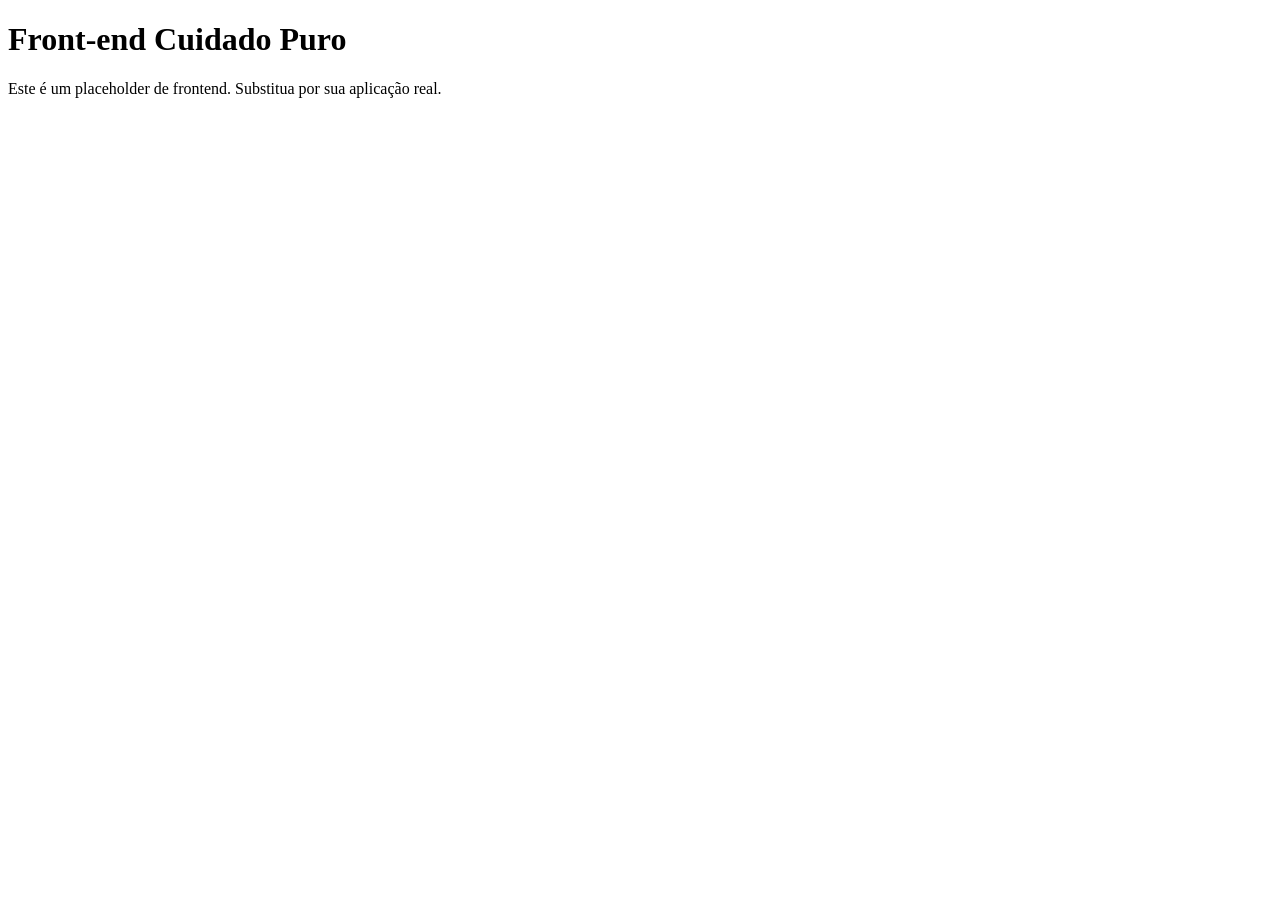
<file: frontend/index.html>
<!DOCTYPE html>
<html lang="pt-BR">
<head>
  <meta charset="UTF-8">
  <meta name="viewport" content="width=device-width, initial-scale=1.0">
  <title>Cuidado Puro</title>
</head>
<body>
  <h1>Front-end Cuidado Puro</h1>
  <p>Este é um placeholder de frontend. Substitua por sua aplicação real.</p>
</body>
</html>
</file>
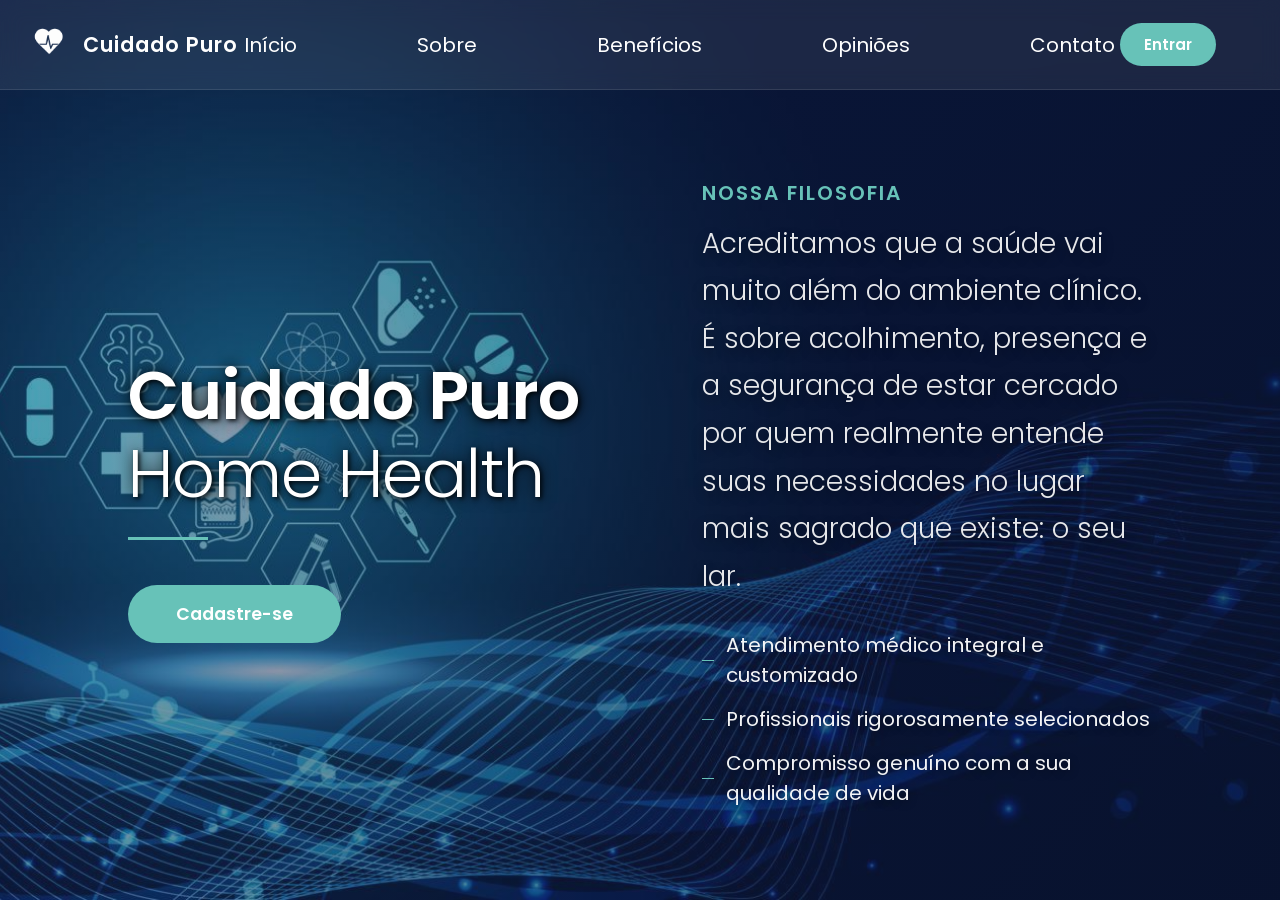
<file: static/index.html>
<!DOCTYPE html>
<html lang="pt-br">

<head>
    <meta charset="UTF-8">
    <meta name="viewport" content="width=device-width, initial-scale=1.0">

    <title>Cuidado Puro Home Health</title>

    <link href="https://fonts.googleapis.com/css2?family=Poppins:wght@300;400;600&display=swap" rel="stylesheet">

    <link rel="stylesheet" href="css/style.css?v=2.0">
</head>

<body>

    <header class="navbar">

        <div class="logo">
            <a href="index.html"><img src="telas/img/logo_(2).png" alt="Logo"></a>
                <a href="index.html" class="logo-text">Cuidado Puro</span></a>
        </div>
        
        <nav>
            <ul class="nav-links">
                <li><a href="index.html">Início</a></li>
                <li><a href="telas/sobre.html">Sobre</a></li>
                <li><a href="telas/beneficios.html">Benefícios</a></li>
                <li><a href="telas/opinioes.html">Opiniões</a></li>
                <li><a href="#">Contato</a></li>                
            </ul>   
        </nav>
        <div class="nav-actions">
            <a href="telas/telaLogin.html" class="btn-login" class="button">Entrar</a>
        </div>

    </header>

    <main class="hero-section">

        <div class="hero-content">
            <h1><span class="highlight-text">Cuidado Puro</span> <br> Home Health</h1>
            <hr class="divider">
            <a href="telas/telaescolha.html" class="btn-cadastrar" class="button">Cadastre-se</a>
        </div>

        <div class="hero-philosophy">
            <p class="philosophy-tag">Nossa Filosofia</p>
            <p class="philosophy-text">
                Acreditamos que a saúde vai muito além do ambiente clínico. É sobre acolhimento, presença e a segurança de estar cercado por quem realmente entende suas necessidades no lugar mais sagrado que existe: o seu lar.
            </p>
            <ul class="philosophy-list">
                <li>Atendimento médico integral e customizado</li>
                <li>Profissionais rigorosamente selecionados</li>
                <li>Compromisso genuíno com a sua qualidade de vida</li>
            </ul>
        </div>

    </main>

</body>

</html>
</file>
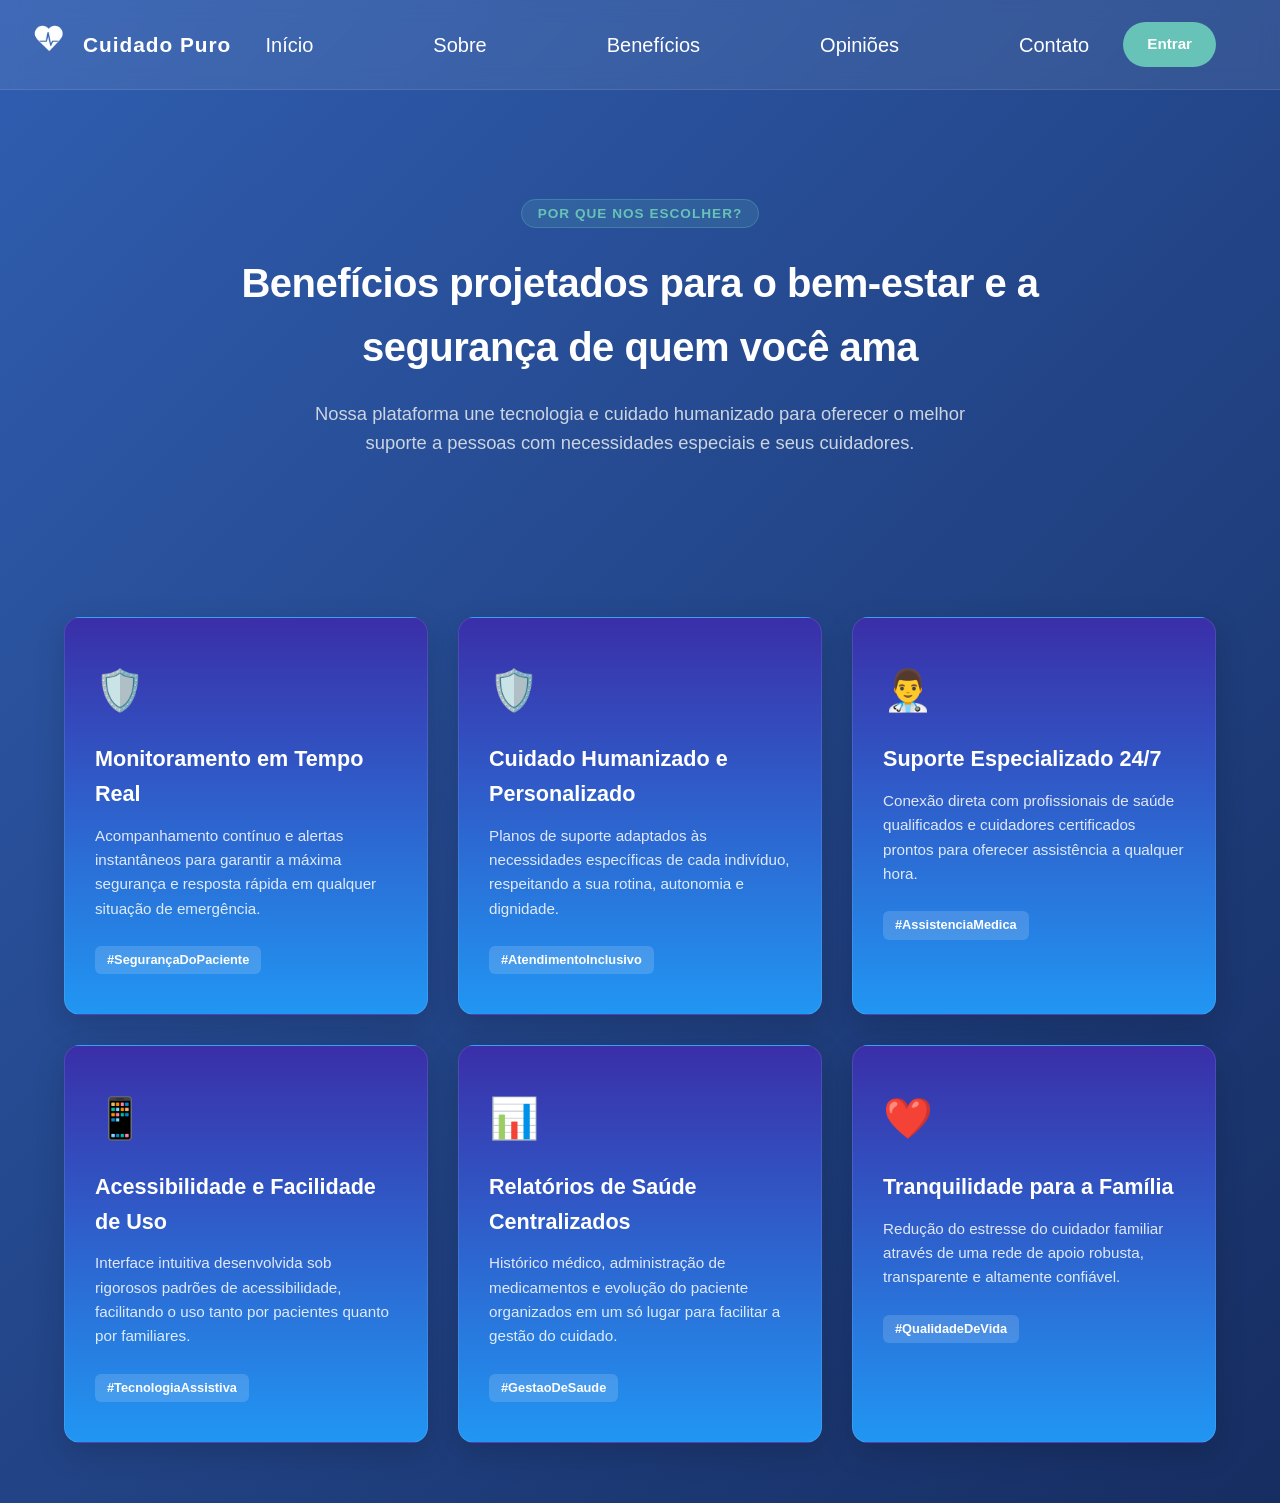
<file: frontend/telas/beneficios.html>
<!DOCTYPE html>
<html lang="pt-BR">
<head>
    <meta charset="UTF-8">
    <meta name="viewport" content="width=device-width, initial-scale=1.0">
    <title>Benefícios - Plataforma de Cuidado e Suporte à Saúde</title>
    <link rel="stylesheet" href="../css/beneficios.css">
    <link rel="stylesheet" href="../css/style.css">
    <link href="https://fonts.googleapis.com/css2?family=Inter:wght@300;400;600;700&display=swap" rel="stylesheet">
</head>
<body>

    <header class="navbar">

        <div class="logo">
            <a href="../index.html"><img src="./img/logo_(2).png" alt="Logo"></a>
              <a href="../index.html" class="logo-text">Cuidado Puro</span></a>
        </div>
    
    
        <nav>
            <ul class="nav-links">
                <li><a href="/index.html">Início</a></li>
                <li><a href="/telas/sobre.html">Sobre</a></li>
                <li><a href="/telas/beneficios.html">Benefícios</a></li>
                <li><a href="/telas/opinioes.html">Opiniões</a></li>
                <li><a href="#">Contato</a></li>
            </ul>
        </nav>
    
        <a href="telaLogin.html" class="btn-login" class="button">Entrar</a>
    
    </header>

    <header class="hero-section">
        <div class="container">
            <span class="tag">Por que nos escolher?</span>
            <h1>Benefícios projetados para o bem-estar e a segurança de quem você ama</h1>
            <p class="subtitle">Nossa plataforma une tecnologia e cuidado humanizado para oferecer o melhor suporte a pessoas com necessidades especiais e seus cuidadores.</p>
        </div>
    </header>

    
    <main class="benefits-section">
        <section class="cards-grid">
        <div class="container grid-benefits">
            
            <div class="benefit-card">
                <div class="icon-wrapper">🛡️</div>
                <h3>Monitoramento em Tempo Real</h3>
                <p>Acompanhamento contínuo e alertas instantâneos para garantir a máxima segurança e resposta rápida em qualquer situação de emergência.</p>
                <span class="keyword">#SegurançaDoPaciente</span>
            </div>

            <article class="card">
            <div class="benefit-card">
                <div class="icon-wrapper">🛡️</div>
                <h3>Cuidado Humanizado e Personalizado</h3>
                <p>Planos de suporte adaptados às necessidades específicas de cada indivíduo, respeitando a sua rotina, autonomia e dignidade.</p>
                <span class="keyword">#AtendimentoInclusivo</span>
            </div>
            </article>

            <div class="benefit-card">
                <div class="icon-wrapper">👨‍⚕️</div>
                <h3>Suporte Especializado 24/7</h3>
                <p>Conexão direta com profissionais de saúde qualificados e cuidadores certificados prontos para oferecer assistência a qualquer hora.</p>
                <span class="keyword">#AssistenciaMedica</span>
            </div>

            <div class="benefit-card">
                <div class="icon-wrapper">📱</div>
                <h3>Acessibilidade e Facilidade de Uso</h3>
                <p>Interface intuitiva desenvolvida sob rigorosos padrões de acessibilidade, facilitando o uso tanto por pacientes quanto por familiares.</p>
                <span class="keyword">#TecnologiaAssistiva</span>
            </div>

            <div class="benefit-card">
                <div class="icon-wrapper">📊</div>
                <h3>Relatórios de Saúde Centralizados</h3>
                <p>Histórico médico, administração de medicamentos e evolução do paciente organizados em um só lugar para facilitar a gestão do cuidado.</p>
                <span class="keyword">#GestaoDeSaude</span>
            </div>

            <div class="benefit-card">
                <div class="icon-wrapper">❤️</div>
                <h3>Tranquilidade para a Família</h3>
                <p>Redução do estresse do cuidador familiar através de uma rede de apoio robusta, transparente e altamente confiável.</p>
                <span class="keyword">#QualidadeDeVida</span>
            </div>

        </div>
    </section>
</main>

</body>
</html>
</file>
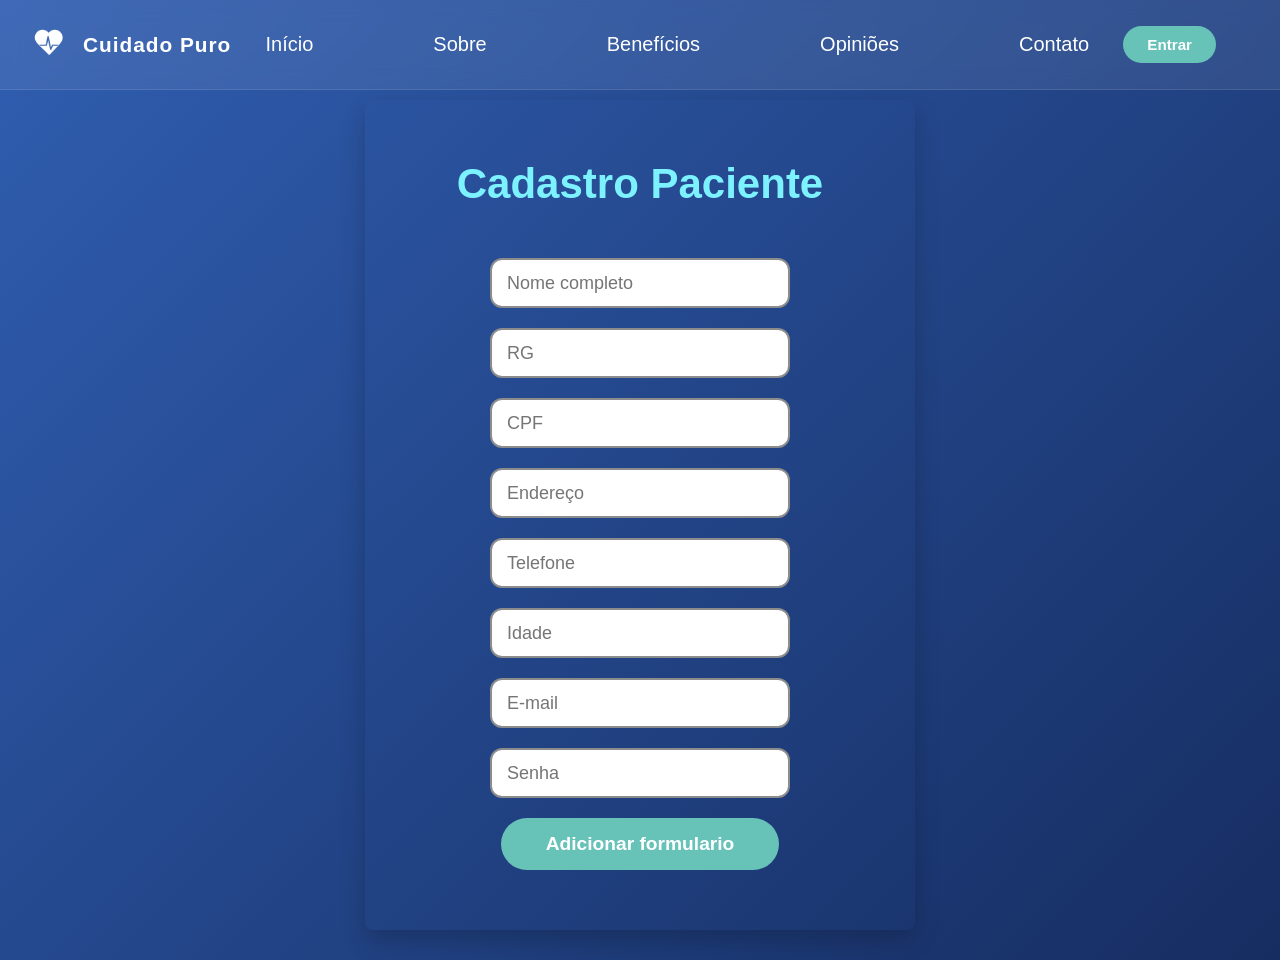
<file: frontend/telas/cadastroPacientes.html>
<!DOCTYPE html>
<html lang="pt-BR">
<head>
  <meta charset="UTF-8">
  <meta name="viewport" content="width=device-width, initial-scale=1.0">
  <title>Cadastro Paciente</title>

  <link rel="stylesheet" href="../css/cadastroPaciente.css">
  <link rel="stylesheet" href="../css/style.css">
</head>

<body>
  <header class="navbar">

    <div class="logo">
        <a href="../index.html"><img src="./img/logo_(2).png" alt="Logo"></a>
          <a href="../index.html" class="logo-text">Cuidado Puro</span></a>
    </div>


    <nav>
        <ul class="nav-links">
          <li><a href="/index.html">Início</a></li>
          <li><a href="/telas/sobre.html">Sobre</a></li>
          <li><a href="/telas/beneficios.html">Benefícios</a></li>
          <li><a href="/telas/opinioes.html">Opiniões</a></li>
          <li><a href="#">Contato</a></li>
        </ul>
    </nav>

    <a href="telaLogin.html" class="btn-login" class="button">Entrar</a>

</header>

  <div class="container">

    <div class="box">
      <h1>Cadastro Paciente</h1>

      <form class="form" id="formPaciente">
        <input type="text" id="paciente_nome" placeholder="Nome completo" required>
        <input type="text" id="paciente_rg" placeholder="RG" required>
        <input type="text" id="paciente_cpf" placeholder="CPF" required>
        <input type="text" id="paciente_endereco" placeholder="Endereço" required>
        <input type="text" id="paciente_telefone" placeholder="Telefone" required>
        <input type="number" id="paciente_idade" placeholder="Idade" required>
        <input type="email" id="paciente_email" placeholder="E-mail" required>
        <input type="password" id="paciente_senha" placeholder="Senha" required>  

        <a formularioPaciente.html class="btn-cadastrar button" href="formularioPaciente.html">Adicionar formulario</a>

      </form>


<script src="../js/cadastro.js" defer></script>
    </div>

  </div>

</body>
</html>
</file>
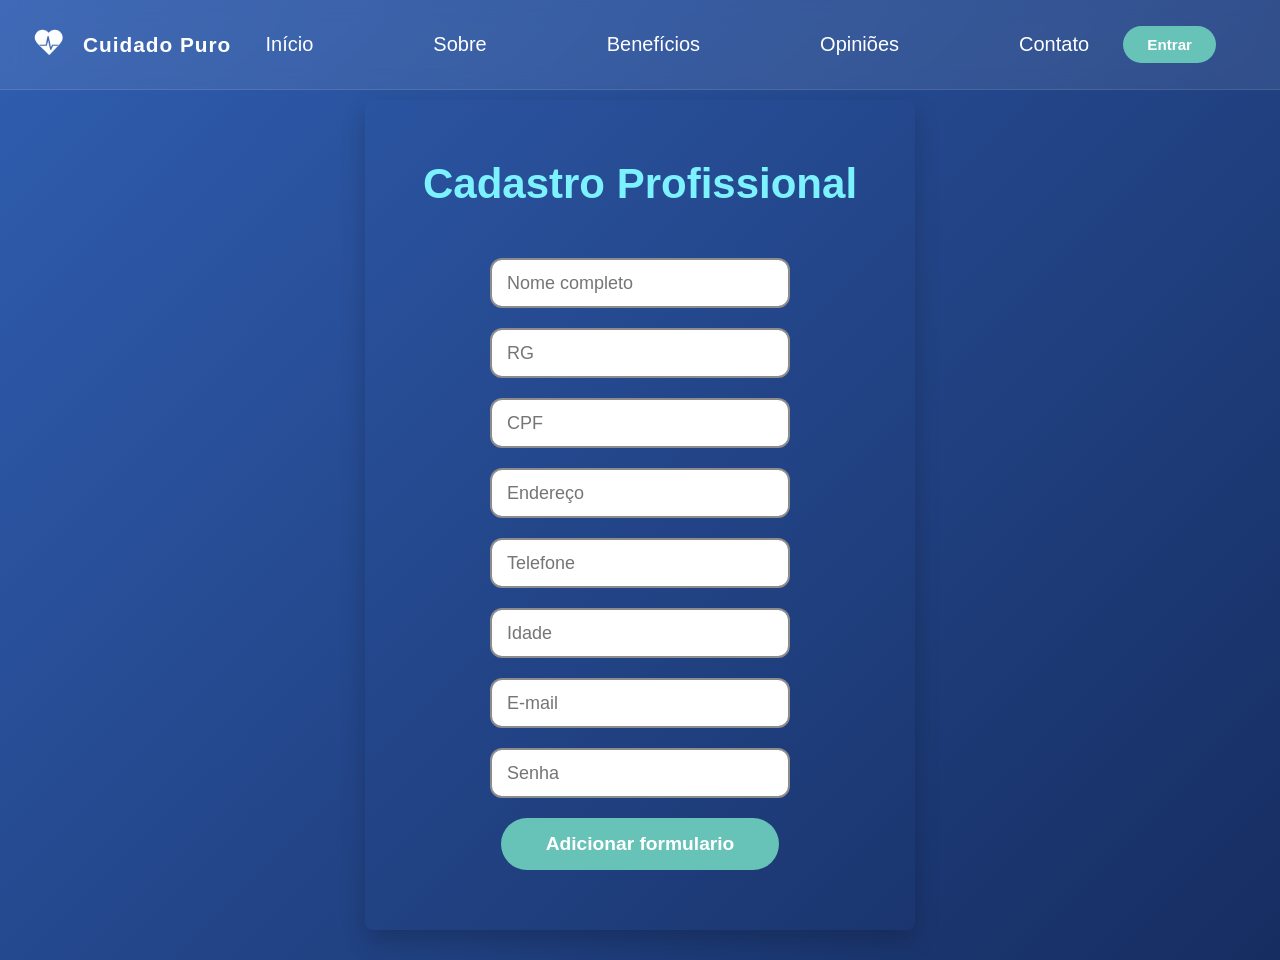
<file: frontend/telas/cadastroProfissional.html>
<!DOCTYPE html>

<html lang="pt-BR">

<head>

<meta charset="UTF-8">

<meta name="viewport" content="width=device-width, initial-scale=1.0">

<title>Cadastro Profissional</title>



<link rel="stylesheet" href="../css/cadastroProfissional.css">

<link rel="stylesheet" href="../css/style.css">

</head>



<body>

<header class="navbar">



<div class="logo">

<a href="../index.html"><img src="./img/logo_(2).png" alt="Logo"></a>

<a href="../index.html" class="logo-text">Cuidado Puro</span></a>

</div>



<nav>

<ul class="nav-links">

<li><a href="/index.html">Início</a></li>

<li><a href="/telas/sobre.html">Sobre</a></li>

<li><a href="/telas/beneficios.html">Benefícios</a></li>

<li><a href="/telas/opinioes.html">Opiniões</a></li>

<li><a href="#">Contato</a></li>

</ul>

</nav>



<a href="telaLogin.html" class="btn-login" class="button">Entrar</a>



</header>



<div class="container">



<div class="box">

<h1>Cadastro Profissional</h1>



<form class="form" id="formProfissional">

<input type="text" id="prof_nome" placeholder="Nome completo" required>

<input type="text" id="prof_rg" placeholder="RG" required>

<input type="text" id="prof_cpf" placeholder="CPF" required>

<input type="text" id="prof_endereco" placeholder="Endereço" required>

<input type="text" id="prof_telefone" placeholder="Telefone" required>

<input type="number" id="prof_idade" placeholder="Idade" required>

<input type="email" id="prof_email" placeholder="E-mail" required>

<input type="password" id="prof_senha" placeholder="Senha" required>



<a formularioPaciente.html class="btn-cadastrar button" href="formularioProfissional.html">Adicionar formulario</a>



</form>

<script src="../js/cadastro.js" defer></script>

</div>

</div>

</div>

</body>

</html>
</file>
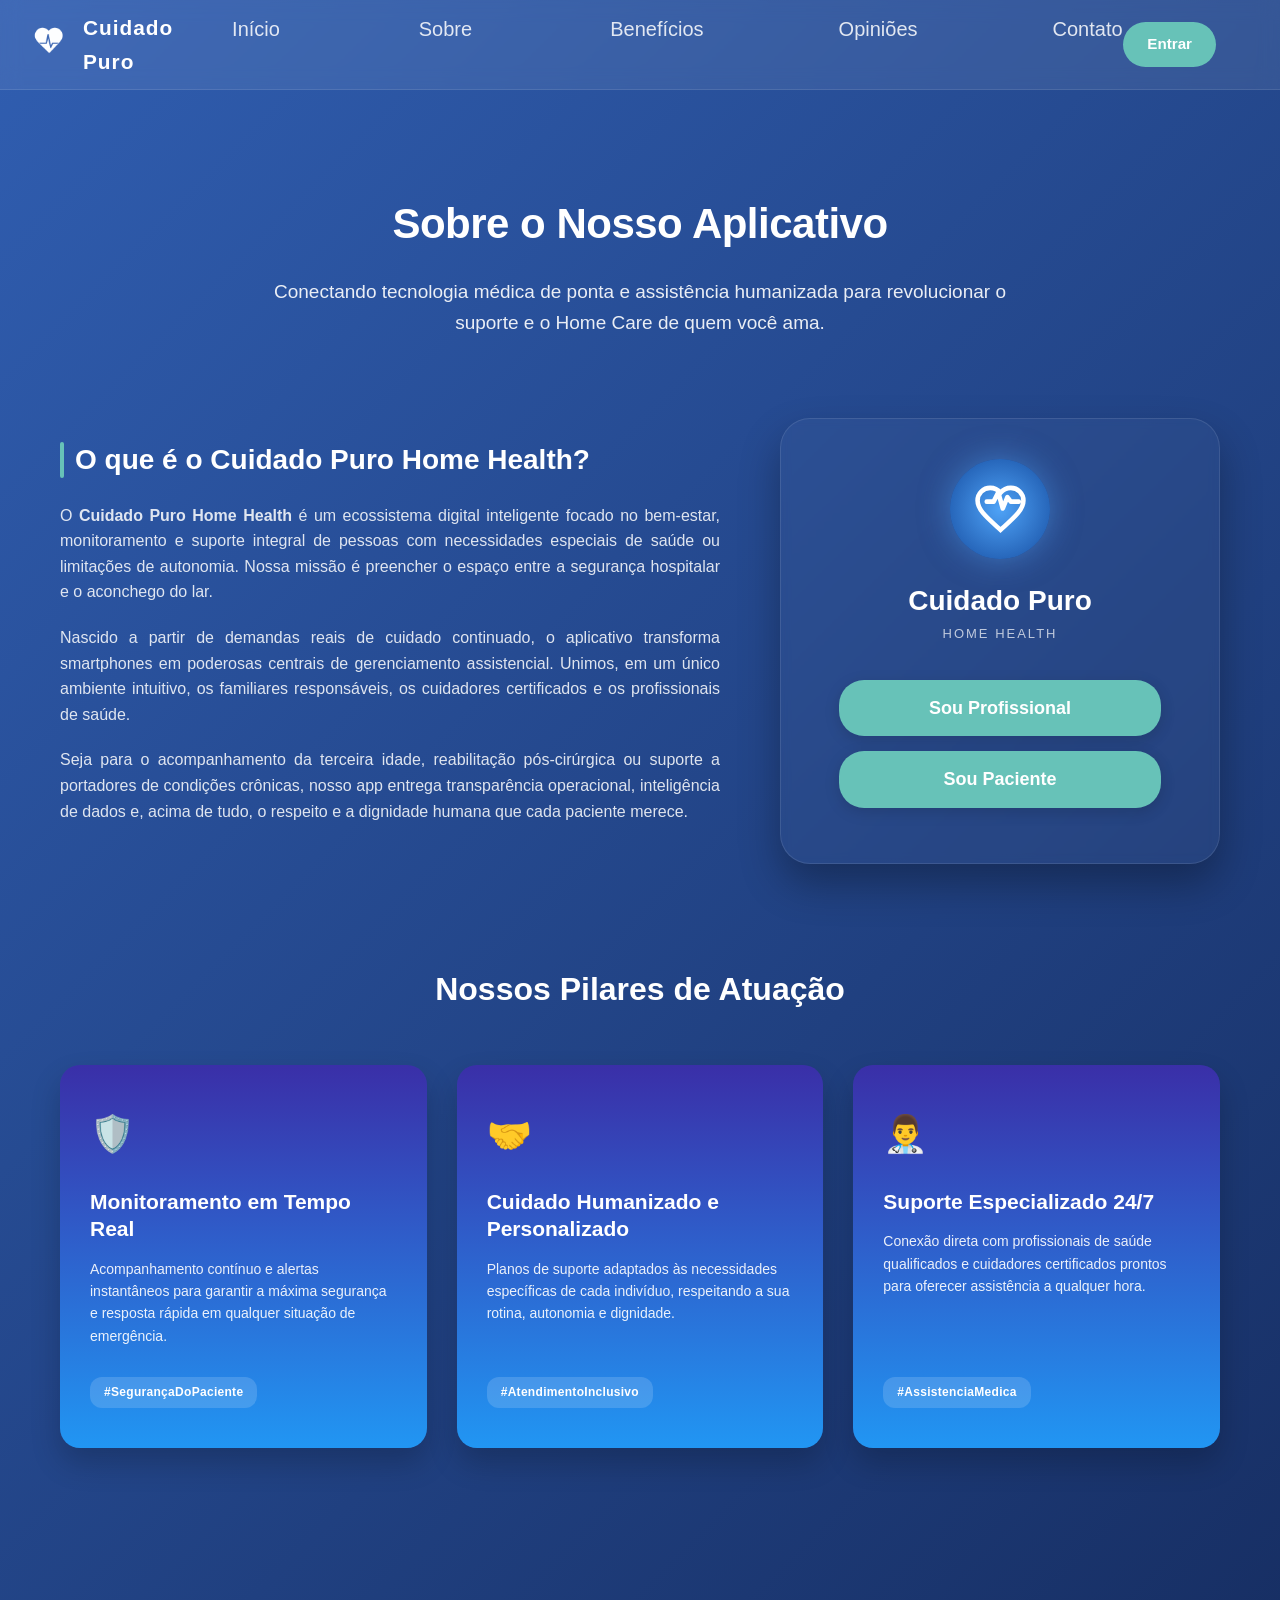
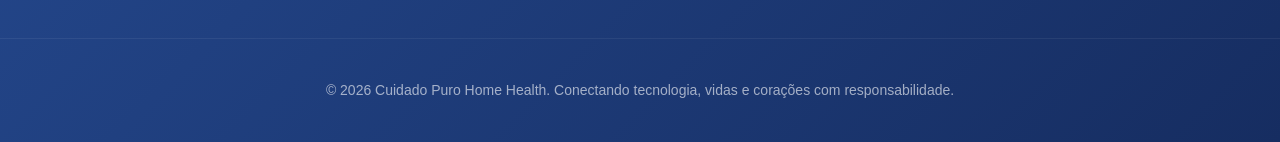
<file: frontend/telas/sobre.html>
<!DOCTYPE html>
<html lang="pt-BR">
<head>
    <meta charset="UTF-8">
    <meta name="viewport" content="width=device-width, initial-scale=1.0">
    <title>Cuidado Puro Home Health - Sobre Nós</title>
    <link rel="stylesheet" href="../css/sobre.css">
    <link rel="stylesheet" href="../css/style.css">
    
</head>
<body>

    <header class="navbar">
       <div class="logo">
			<a href="../index.html"><img src="img/logo_(2).png" alt="Lo//go"></a>
			<a href="../index.html" class="logo-text">Cuidado Puro</a>
		</div>

		<nav>
			<ul class="nav-links">
				<li><a href="/index.html">Início</a></li>
                <li><a href="/telas/sobre.html">Sobre</a></li>
                <li><a href="/telas/beneficios.html">Benefícios</a></li>
                <li><a href="/telas/opinioes.html">Opiniões</a></li>
                <li><a href="#">Contato</a></li>
			</ul>
		</nav>

		<a href="telaLogin.html" class="btn-login" class="button">Entrar</a>

    </header>

    <div class="container">
        
        <div class="about-hero">
            <h1>Sobre o Nosso Aplicativo</h1>
            <p>Conectando tecnologia médica de ponta e assistência humanizada para revolucionar o suporte e o Home Care de quem você ama.</p>
        </div>

        <div class="about-intro-grid">
            <div class="about-text">
                <h2>O que é o Cuidado Puro Home Health?</h2>
                <p>O <strong>Cuidado Puro Home Health</strong> é um ecossistema digital inteligente focado no bem-estar, monitoramento e suporte integral de pessoas com necessidades especiais de saúde ou limitações de autonomia. Nossa missão é preencher o espaço entre a segurança hospitalar e o aconchego do lar.</p>
                <p>Nascido a partir de demandas reais de cuidado continuado, o aplicativo transforma smartphones em poderosas centrais de gerenciamento assistencial. Unimos, em um único ambiente intuitivo, os familiares responsáveis, os cuidadores certificados e os profissionais de saúde.</p>
                <p>Seja para o acompanhamento da terceira idade, reabilitação pós-cirúrgica ou suporte a portadores de condições crônicas, nosso app entrega transparência operacional, inteligência de dados e, acima de tudo, o respeito e a dignidade humana que cada paciente merece.</p>
            </div>
            
            <div class="app-visual-card">
                <div class="app-brand-icon">
                    <svg viewBox="0 0 24 24">
                        <path d="M12 21.35l-1.45-1.32C5.4 15.36 2 12.28 2 8.5 2 5.42 4.42 3 7.5 3c1.74 0 3.41.81 4.5 2.09C13.09 3.81 14.76 3 16.5 3 19.58 3 22 5.42 22 8.5c0 3.78-3.4 6.86-8.55 11.54L12 21.35z"/>
                        <path d="M6 9h3l2-4 2 7 2-5 1.5 2H20" stroke-linecap="round" stroke-linejoin="round"/>
                    </svg>
                </div>
                <div class="app-logo-text">Cuidado Puro</div>
                <div class="app-logo-sub">HOME HEALTH</div>
                
                <a href="/telas/cadastroProfissional.html" class="mockup-button">Sou Profissional</a>
                <a href="/telas/cadastroPacientes.html" class="mockup-button">Sou Paciente</a>
            </div>
        </div>

        <div class="features-section">
            <h2>Nossos Pilares de Atuação</h2>
            
            <div class="features-grid">
                <div class="feature-card">
                    <div>
                        <div class="card-top-icon">🛡️</div>
                        <h3>Monitoramento em Tempo Real</h3>
                        <p>Acompanhamento contínuo e alertas instantâneos para garantir a máxima segurança e resposta rápida em qualquer situação de emergência.</p>
                    </div>
                    <span class="card-hashtag">#SegurançaDoPaciente</span>
                </div>

                <div class="feature-card">
                    <div>
                        <div class="card-top-icon">🤝</div>
                        <h3>Cuidado Humanizado e Personalizado</h3>
                        <p>Planos de suporte adaptados às necessidades específicas de cada indivíduo, respeitando a sua rotina, autonomia e dignidade.</p>
                    </div>
                    <span class="card-hashtag">#AtendimentoInclusivo</span>
                </div>

                <div class="feature-card">
                    <div>
                        <div class="card-top-icon">👨‍⚕️</div>
                        <h3>Suporte Especializado 24/7</h3>
                        <p>Conexão direta com profissionais de saúde qualificados e cuidadores certificados prontos para oferecer assistência a qualquer hora.</p>
                    </div>
                    <span class="card-hashtag">#AssistenciaMedica</span>
                </div>
            </div>
        </div>

    </div>

    <footer>
        &copy; 2026 Cuidado Puro Home Health. Conectando tecnologia, vidas e corações com responsabilidade.
    </footer>

</body>
</html>
</file>
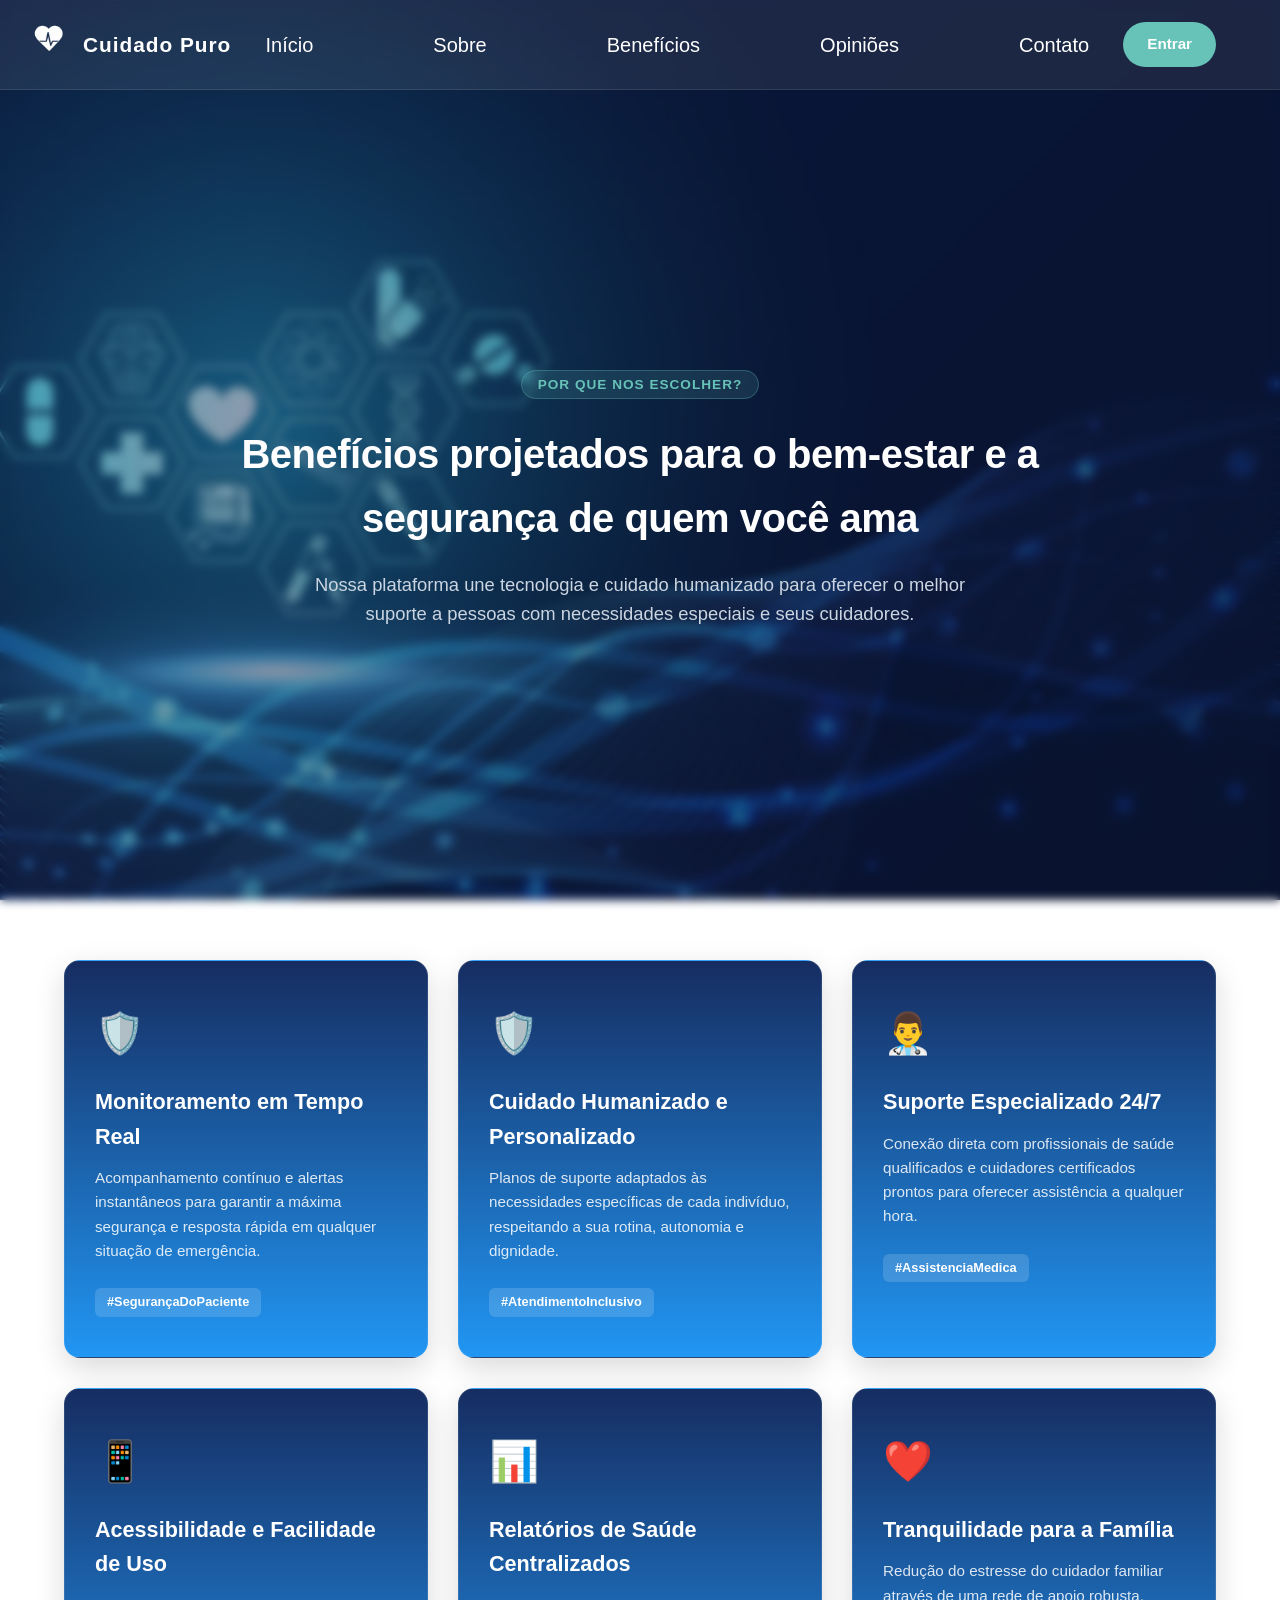
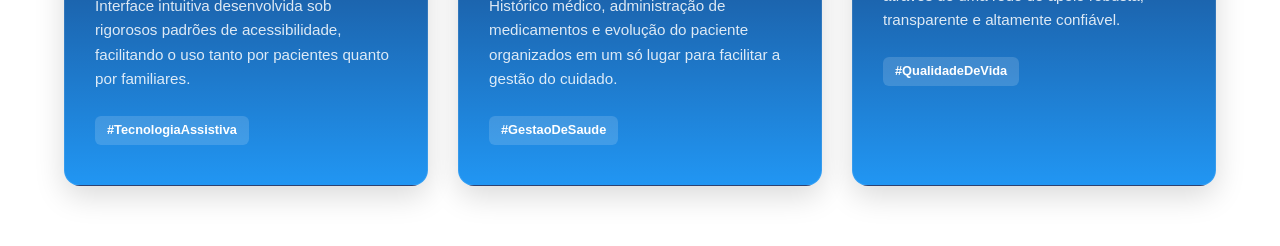
<file: static/telas/beneficios.html>
<!DOCTYPE html>
<html lang="pt-BR">
<head>
    <meta charset="UTF-8">
    <meta name="viewport" content="width=device-width, initial-scale=1.0">
    <title>Benefícios - Plataforma de Cuidado e Suporte à Saúde</title>
    <link rel="stylesheet" href="../css/beneficios.css?v=2.0">
    <link rel="stylesheet" href="../css/style.css?v=2.0">
    <link href="https://fonts.googleapis.com/css2?family=Inter:wght@300;400;600;700&display=swap" rel="stylesheet">
</head>
<body>

    <header class="navbar">

        <div class="logo">
            <a href="../index.html"><img src="./img/logo_(2).png" alt="Logo"></a>
              <a href="../index.html" class="logo-text">Cuidado Puro</span></a>
        </div>
    
    
        <nav>
            <ul class="nav-links">
                <li><a href="../index.html">Início</a></li>
                <li><a href="../telas/sobre.html">Sobre</a></li>
                <li><a href="../telas/beneficios.html">Benefícios</a></li>
                <li><a href="../telas/opinioes.html">Opiniões</a></li>
                <li><a href="#">Contato</a></li>
            </ul>
        </nav>
    
        <a href="telaLogin.html" class="btn-login" class="button">Entrar</a>
    
    </header>

    <header class="hero-section">
        <div class="container">
            <span class="tag">Por que nos escolher?</span>
            <h1>Benefícios projetados para o bem-estar e a segurança de quem você ama</h1>
            <p class="subtitle">Nossa plataforma une tecnologia e cuidado humanizado para oferecer o melhor suporte a pessoas com necessidades especiais e seus cuidadores.</p>
        </div>
    </header>

    
    <main class="benefits-section">
        <section class="cards-grid">
        <div class="container grid-benefits">
            
            <div class="benefit-card">
                <div class="icon-wrapper">🛡️</div>
                <h3>Monitoramento em Tempo Real</h3>
                <p>Acompanhamento contínuo e alertas instantâneos para garantir a máxima segurança e resposta rápida em qualquer situação de emergência.</p>
                <span class="keyword">#SegurançaDoPaciente</span>
            </div>

            
            <div class="benefit-card">
                <div class="icon-wrapper">🛡️</div>
                <h3>Cuidado Humanizado e Personalizado</h3>
                <p>Planos de suporte adaptados às necessidades específicas de cada indivíduo, respeitando a sua rotina, autonomia e dignidade.</p>
                <span class="keyword">#AtendimentoInclusivo</span>
            </div>
           

            <div class="benefit-card">
                <div class="icon-wrapper">👨‍⚕️</div>
                <h3>Suporte Especializado 24/7</h3>
                <p>Conexão direta com profissionais de saúde qualificados e cuidadores certificados prontos para oferecer assistência a qualquer hora.</p>
                <span class="keyword">#AssistenciaMedica</span>
            </div>

            <div class="benefit-card">
                <div class="icon-wrapper">📱</div>
                <h3>Acessibilidade e Facilidade de Uso</h3>
                <p>Interface intuitiva desenvolvida sob rigorosos padrões de acessibilidade, facilitando o uso tanto por pacientes quanto por familiares.</p>
                <span class="keyword">#TecnologiaAssistiva</span>
            </div>

            <div class="benefit-card">
                <div class="icon-wrapper">📊</div>
                <h3>Relatórios de Saúde Centralizados</h3>
                <p>Histórico médico, administração de medicamentos e evolução do paciente organizados em um só lugar para facilitar a gestão do cuidado.</p>
                <span class="keyword">#GestaoDeSaude</span>
            </div>

            <div class="benefit-card">
                <div class="icon-wrapper">❤️</div>
                <h3>Tranquilidade para a Família</h3>
                <p>Redução do estresse do cuidador familiar através de uma rede de apoio robusta, transparente e altamente confiável.</p>
                <span class="keyword">#QualidadeDeVida</span>
            </div>

        </div>
    </section>
</main>

</body>
</html>
</file>
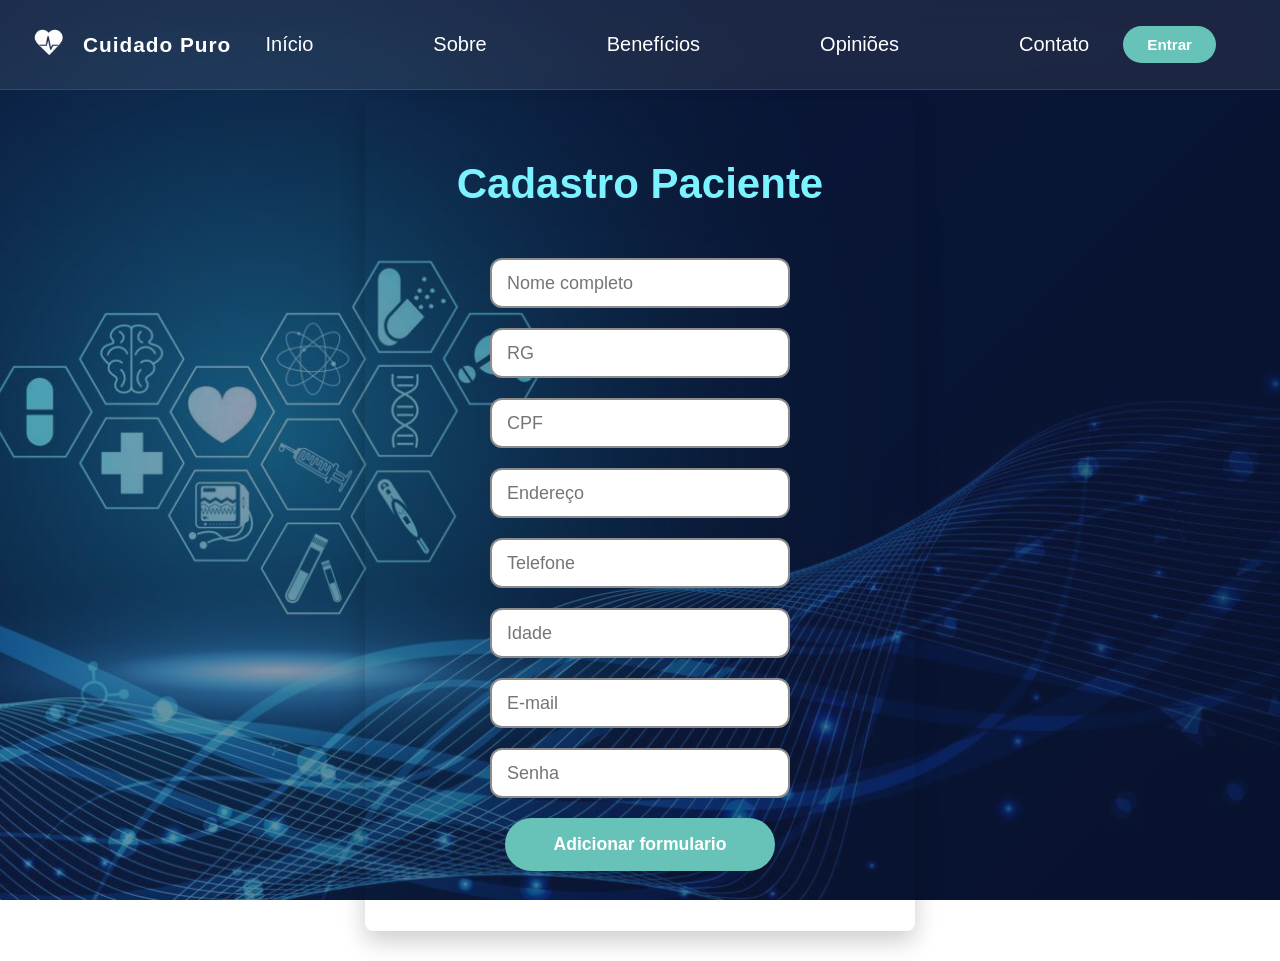
<file: static/telas/cadastroPacientes.html>
<!DOCTYPE html>
<html lang="pt-BR">
<head>
  <meta charset="UTF-8">
  <meta name="viewport" content="width=device-width, initial-scale=1.0">
  <title>Cadastro Paciente</title>

  <link rel="stylesheet" href="../css/cadastroPaciente.css">
  <link rel="stylesheet" href="../css/style.css">
</head>

<body>
  <header class="navbar">

    <div class="logo">
        <a href="../index.html"><img src="./img/logo_(2).png" alt="Logo"></a>
          <a href="../index.html" class="logo-text">Cuidado Puro</span></a>
    </div>


    <nav>
        <ul class="nav-links">
          <li><a href="/index.html">Início</a></li>
          <li><a href="/telas/sobre.html">Sobre</a></li>
          <li><a href="/telas/beneficios.html">Benefícios</a></li>
          <li><a href="/telas/opinioes.html">Opiniões</a></li>
          <li><a href="#">Contato</a></li>
        </ul>
    </nav>

    <a href="telaLogin.html" class="btn-login" class="button">Entrar</a>

</header>

  <div class="container">

    <div class="box">
      <h1>Cadastro Paciente</h1>

      <form class="form" id="formPaciente">
        <input type="text" id="paciente_nome" placeholder="Nome completo" required>
        <input type="text" id="paciente_rg" placeholder="RG" required>
        <input type="text" id="paciente_cpf" placeholder="CPF" required>
        <input type="text" id="paciente_endereco" placeholder="Endereço" required>
        <input type="text" id="paciente_telefone" placeholder="Telefone" required>
        <input type="number" id="paciente_idade" placeholder="Idade" required>
        <input type="email" id="paciente_email" placeholder="E-mail" required>
        <input type="password" id="paciente_senha" placeholder="Senha" required>  

        <a formularioPaciente.html class="btn-cadastrar button" href="formularioPaciente.html">Adicionar formulario</a>

      </form>


<script src="../js/config.js" defer></script>
<script src="../js/cadastro.js" defer></script>
    </div>

  </div>

</body>
</html>
</file>
<file: static/css/style.css>
:root {
    --bg-gradient: linear-gradient(135deg, #305eb1 0%, #162d61 100%);
    --card-gradient: linear-gradient(180deg, #162d61 0%, #2196f3 100%);
    --primary-color: #67c2b8;
    --hover-color: #55a89f;
    --text-white: #ffffff;
    --font-main: 'Segoe UI', Roboto, Helvetica, Arial, sans-serif;
}

* {
margin: 0;
padding: 0;
box-sizing: border-box;
font-family: 'Poppins', sans-serif;
}

/* 🖼️ CORPO CONFIGURADO COM A SUA NOVA IMAGEM MÉDICA */
body {
    /* O linear-gradient sutil por cima garante contraste nítido para as fontes brancas */
    background-image: 
        linear-gradient(135deg, rgba(22, 45, 97, 0.4) 0%, rgba(13, 25, 54, 0.6) 100%), 
        url("../telas/img/foto_index.png"); 
    
    background-size: cover;          /* Preenche a tela inteira sem distorcer a arte */
    background-position: center;     /* Centraliza as ondas e os hexágonos */
    background-repeat: no-repeat;    /* Evita repetição da imagem */
    background-attachment: fixed;    /* Efeito premium estático ao rolar a página */
    min-height: 100vh;
    color: white;
    padding-top: 100px; /* Leve desfoque para suavizar a imagem de fundo e destacar o conteúdo */
}

.navbar {
width: 100%;
height: 90px;
position: fixed;
top: 0;
left: 0;
display: flex;
align-items: center;
justify-content: space-between;
padding: 0 5%;
background: rgba(255, 255, 255, 0.08);
backdrop-filter: blur(10px);
border-bottom: 1px solid rgba(255, 255, 255, 0.1);
z-index: 1000;
}

/* ✅ LOGO CORRIGIDO */
.logo {
display: flex;
align-items: center;
gap: 12px;
margin-left: -38px;
}

.logo img {
width: 45px;
height: 45px;
max-width: 45px;
max-height: 45px;
object-fit: contain;
filter: brightness(0) invert(1);
flex-shrink: 0;
}

.logo-text {
color: white;
font-size: 1.3rem;
font-weight: 600;
letter-spacing: 1px;
text-decoration: none;
}

.nav-links {
display: flex;
align-items: center;
list-style: none;
gap: 120px;
}

.nav-links li {
position: relative;
}

.nav-links a {
text-decoration: none;
color: white;
font-size: 20px;
font-weight: 400;
transition: 0.3s;
}

.nav-links a::after {
content: "";
position: absolute;
left: 0;
bottom: -6px;
width: 0%;
height: 2px;
background: #67c2b8;
transition: 0.3s;
}

.nav-links a:hover {
color: #67c2b8;
}

.nav-links a:hover::after {
width: 100%;
}

.nav-actions {
display: flex;
align-items: center;
gap: 15px;
}

.btn-login {
padding: 10px 24px;
border: none;
border-radius: 30px;
background: #67c2b8;
color: white;
font-size: 0.95rem;
font-weight: 600;
cursor: pointer;
transition: 0.3s;
text-decoration: none;
}

.btn-login:hover {
background: #429e93;
transform: translateY(-2px);
}

.btn-menu {
display: none;
background: transparent;
border: none;
color: white;
font-size: 2rem;
cursor: pointer;
}

/* ==========================================================================
   ESTILIZAÇÃO DA SEÇÃO HERO
   ========================================================================== */

.hero-section {
    width: 100%;
    min-height: calc(100vh - 100px);
    display: flex;
    align-items: center;
    justify-content: space-between;
    padding: 60px 10%;
    gap: 80px;
}

/* Lado Esquerdo - Tipografia Forte */
.hero-content {
    flex: 1.1;
    max-width: 550px;
}

.hero-content h1 {
    font-size: 4.2rem;
    font-weight: 300;
    line-height: 1.15;
    margin-bottom: 25px;
    letter-spacing: -1px;
    text-shadow: 2px 2px 4px rgba(0, 0, 0, 0.8), 0px 0px 15px rgba(0, 0, 0, 0.9); /* Leve sombra para destacar a leitura */
}

.hero-content h1 .highlight-text {
    font-weight: 600;
}

.divider {
    width: 80px;
    border: none;
    height: 3px;
    background-color: var(--primary-color);
    margin-bottom: 45px;
}

.btn-cadastrar {
    display: inline-block;
    background: var(--primary-color);
    color: white;
    border: none;
    border-radius: 50px;
    padding: 16px 48px;
    font-size: 1.1rem;
    font-weight: 600;
    cursor: pointer;
    transition: background 0.3s ease, transform 0.2s ease;
    text-decoration: none;
}

.btn-cadastrar:hover {
    background: var(--hover-color);
    transform: translateY(-2px);
}

/* Lado Direito - Filosofia Editorial Humana */
.hero-philosophy {
    flex: 1;
    max-width: 520px;
}

.philosophy-tag {
    font-size: 1.26rem;
    text-transform: uppercase;
    letter-spacing: 2px;
    color: var(--primary-color);
    font-weight: 600;
    margin-bottom: 12px;
}

.philosophy-text {
    font-size: 1.75rem;
    line-height: 1.7;
    color: rgba(255, 255, 255, 0.9);
    font-weight: 300;
    margin-bottom: 30px;
    text-shadow: 0 4px 12px rgba(0, 0, 0, 0.4); /* Garante leitura perfeita sobre os hexágonos brilhantes */
}

.philosophy-list {
    list-style: none;
}

.philosophy-list li {
    font-size: 1.26rem;
    color: rgba(255, 255, 255, 0.95);
    margin-bottom: 14px;
    display: flex;
    align-items: center;
    gap: 12px;
    text-shadow: 0 2px 8px rgba(0, 0, 0, 0.4);
}

.philosophy-list li::before {
    content: "";
    width: 12px;
    height: 1px;
    background-color: var(--primary-color);
    flex-shrink: 0;
}

/* Responsividade Adaptada */
@media (max-width: 1024px) {
    .hero-section {
        gap: 40px;
    }
    .hero-content h1 {
        font-size: 3.5rem;
    }
}

@media (max-width: 900px) {
    body {
        background-position: 35% center; /* Ajusta o fundo em telas menores para focar nos gráficos */
    }

    .hero-section {
        flex-direction: column;
        justify-content: center;
        text-align: center;
        padding: 60px 7%;
        gap: 50px;
    }

    .hero-content h1 {
        font-size: 3rem;
    }

    .divider {
        margin: 20px auto 40px;
    }

    .hero-philosophy {
        max-width: 100%;
        text-align: center;
    }

    .philosophy-list li {
        justify-content: center;
    }
}
</file>
<file: frontend/css/beneficios.css>
/* CONFIGURAÇÕES GERAIS E VARIÁVEIS SOLICITADAS */
:root {
    --bg-gradient: linear-gradient(135deg, #305eb1 0%, #162d61 100%);
    --card-gradient: linear-gradient(180deg, #3a2fa8 0%, #2196f3 100%);
    --primary-color: #67c2b8;
    --hover-color: #55a89f;
    --text-white: #ffffff;
    --text-muted: #cbd5e1; /* Cinza claro para textos secundários não sumirem no fundo escuro */
    --radius: 16px;
}

* {
    margin: 0;
    padding: 0;
    box-sizing: border-box;
    font-family: 'Poppins', sans-serif;
}

body {
    font-family: 'Inter', sans-serif;
    background: var(--bg-gradient);
    background-attachment: fixed; /* Mantém o gradiente suave ao rolar a página */
    color: var(--text-white);
    line-height: 1.6;
}

.container {
    width: 90%;
    max-width: 1200px;
    margin: 0 auto;
    padding: 60px 0;
}

/* ESTILO DA NAVBAR (ESTILO MODERNO FIXO) */
.navbar {
    width: 100%;
    height: 90px;
    position: fixed;
    top: 0;
    left: 0;
    display: flex;
    align-items: center;
    justify-content: space-between;
    padding: 0 5%;
    background: rgba(255, 255, 255, 0.08);
    backdrop-filter: blur(10px);
    border-bottom: 1px solid rgba(255, 255, 255, 0.1);
    z-index: 1000;
}

.nav-container {
    width: 90%;
    max-width: 1200px;
    margin: 0 auto;
    display: flex;
    justify-content: space-between;
    align-items: center;
    padding: 15px 0;
}

.logo {
    font-size: 1.5rem;
    font-weight: 700;
    color: var(--text-white);
    text-decoration: none;
}

.logo span {
    color: var(--primary-color);
}


.card img {
    width: 110px;
    height: 110px;
    object-fit: cover;
    border-radius: 50%; /* Transforma a foto quadrada em redonda (estilo perfil) */
    background: rgba(255,255,255,0.02);
    margin-bottom: 5px;
}

.nav-links {
    display: flex;
    list-style: none;
    gap: 30px;
}

.nav-links a {
    color: var(--text-muted);
    text-decoration: none;
    font-weight: 500;
    transition: color 0.3s ease;
    font-size: 0.95rem;
}

.nav-links a:hover, 
.nav-links a.active {
    color: var(--primary-color);
}

.btn-nav {
    background-color: transparent;
    color: var(--primary-color);
    border: 2px solid var(--primary-color);
    padding: 8px 20px;
    border-radius: 50px;
    text-decoration: none;
    font-weight: 600;
    font-size: 0.9rem;
    transition: all 0.3s ease;
}

.btn-nav:hover {
    background-color: var(--primary-color);
    color: #162d61; /* Inverte a cor do texto no hover para legibilidade */
}

/* HERO SECTION */
.hero-section {
    text-align: center;
    padding-top: 40px;
}

.tag {
    background-color: rgba(103, 194, 184, 0.15);
    color: var(--primary-color);
    border: 1px solid rgba(103, 194, 184, 0.3);
    padding: 6px 16px;
    border-radius: 50px;
    font-size: 0.85rem;
    font-weight: 600;
    text-transform: uppercase;
    letter-spacing: 1px;
}

.hero-section h1 {
    font-size: 2.5rem;
    color: var(--text-white);
    margin-top: 25px;
    margin-bottom: 20px;
    font-weight: 700;
    letter-spacing: -0.5px;
}

.hero-section .subtitle {
    font-size: 1.15rem;
    color: var(--text-muted);
    max-width: 700px;
    margin: 0 auto;
}

/* GRID DE BENEFÍCIOS */
.grid-benefits {
    display: grid;
    grid-template-columns: repeat(auto-fit, minmax(320px, 1fr));
    gap: 30px;
}

/* CARD DE BENEFÍCIO (COM GRADIENTE SOLICITADO) */
.benefit-card {
    background: var(--card-gradient);
    padding: 40px 30px;
    border-radius: var(--radius);
    border: 1px solid rgba(255, 255, 255, 0.1);
    transition: transform 0.3s ease, box-shadow 0.3s ease;
    box-shadow: 0 10px 30px rgba(0, 0, 0, 0.15);
}

.benefit-card:hover {
    transform: translateY(-8px);
    box-shadow: 0 15px 35px rgba(0, 0, 0, 0.3);
}

.icon-wrapper {
    font-size: 2.5rem;
    margin-bottom: 20px;
    display: inline-block;
}

.benefit-card h3 {
    font-size: 1.35rem;
    color: var(--text-white);
    margin-bottom: 12px;
    font-weight: 600;
}

.benefit-card p {
    color: rgba(255, 255, 255, 0.85); /* Texto interno do card um pouco mais claro */
    font-size: 0.95rem;
    margin-bottom: 25px;
}

.keyword {
    display: inline-block;
    font-size: 0.8rem;
    color: var(--text-white);
    font-weight: 600;
    background-color: rgba(255, 255, 255, 0.15);
    padding: 4px 12px;
    border-radius: 6px;
}

/* CHAMADA PARA AÇÃO (CTA) */
.cta-section {
    background: rgba(15, 23, 42, 0.3); /* Fundo sutilmente mais escuro que o gradiente geral */
    text-align: center;
    border-top: 1px solid rgba(255, 255, 255, 0.05);
}

.cta-section h2 {
    font-size: 2rem;
    margin-bottom: 15px;
}

.cta-section p {
    color: var(--text-muted);
    margin-bottom: 30px;
    max-width: 600px;
    margin-left: auto;
    margin-right: auto;
}

.btn-primary {
    display: inline-block;
    background-color: var(--primary-color);
    color: #162d61; /* Cor escura para dar contraste com o verde-água */
    padding: 14px 36px;
    border-radius: 50px; /* Botão arredondado super moderno */
    text-decoration: none;
    font-weight: 600;
    transition: background-color 0.2s ease, transform 0.2s ease;
    box-shadow: 0 4px 15px rgba(103, 194, 184, 0.3);
}

.btn-primary:hover {
    background-color: var(--hover-color);
    transform: scale(1.02);
}

/* RESPONSIVIDADE */
@media (max-width: 768px) {
    .nav-links {
        display: none; /* Esconde os links em telas pequenas (pode ser trocado por menu hamburguer depois) */
    }
    
    .hero-section h1 {
        font-size: 2rem;
    }
    
    .grid-benefits {
        grid-template-columns: 1fr;
    }
}
</file>
<file: frontend/css/style.css>
:root {
    --bg-gradient: linear-gradient(135deg, #305eb1 0%, #162d61 100%);
    --card-gradient: linear-gradient(180deg, #3a2fa8 0%, #2196f3 100%);
    --primary-color: #67c2b8;
    --hover-color: #55a89f;
    --text-white: #ffffff;
    --font-main: 'Segoe UI', Roboto, Helvetica, Arial, sans-serif;
}

* {
margin: 0;
padding: 0;
box-sizing: border-box;
font-family: 'Poppins', sans-serif;
}

body {
background: linear-gradient(135deg, #305eb1 0%, #162d61 100%);
min-height: 100vh;
color: white;
padding-top: 100px;
}

.navbar {
width: 100%;
height: 90px;
position: fixed;
top: 0;
left: 0;
display: flex;
align-items: center;
justify-content: space-between;
padding: 0 5%;
background: rgba(255, 255, 255, 0.08);
backdrop-filter: blur(10px);
border-bottom: 1px solid rgba(255, 255, 255, 0.1);
z-index: 1000;
}

/* ✅ LOGO CORRIGIDO */
.logo {
display: flex;
align-items: center;
gap: 12px;
margin-left: -38px;
}

.logo img {
width: 45px;
height: 45px;
max-width: 45px;
max-height: 45px;
object-fit: contain;
filter: brightness(0) invert(1);
flex-shrink: 0;
}

.logo-text {
color: white;
font-size: 1.3rem;
font-weight: 600;
letter-spacing: 1px;
text-decoration: none;
}

.nav-links {
display: flex;
align-items: center;
list-style: none;
gap: 120px;
}

.nav-links li {
position: relative;
}

.nav-links a {
text-decoration: none;
color: white;
font-size: 20px;
font-weight: 400;
transition: 0.3s;
}

.nav-links a::after {
content: "";
position: absolute;
left: 0;
bottom: -6px;
width: 0%;
height: 2px;
background: #67c2b8;
transition: 0.3s;
}

.nav-links a:hover {
color: #67c2b8;
}

.nav-links a:hover::after {
width: 100%;
}

.nav-actions {
display: flex;
align-items: center;
gap: 15px;
}

.btn-login {
padding: 10px 24px;
border: none;
border-radius: 30px;
background: #67c2b8;
color: white;
font-size: 0.95rem;
font-weight: 600;
cursor: pointer;
transition: 0.3s;
text-decoration: none;
}

.btn-login:hover {
background: #429e93;
transform: translateY(-2px);
}

.btn-menu {
display: none;
background: transparent;
border: none;
color: white;
font-size: 2rem;
cursor: pointer;
}

.hero-section {
width: 100%;
display: flex;
align-items: center;
justify-content: space-between;
padding: 40px 10%;
gap: 50px;
}

.hero-content h1 {
font-size: 4rem;
font-weight: 400;
line-height: 1.1;
margin-bottom: 20px;
}

.divider {
width: 100%;
border: 2px solid white;
margin-bottom: 40px;
}

.btn-cadastrar {
background: #67c2b8;
color: white;
border: none;
border-radius: 50px;
padding: 15px 45px;
font-size: 1.2rem;
font-weight: 600;
cursor: pointer;
transition: 0.3s;
text-decoration: none;
}

.btn-cadastrar:hover {
background: #429e93;
transform: scale(1.05);
}

.image-container {
width: 380px;
height: 550px;
overflow: hidden;
border-radius: 150px;
border: 5px solid rgba(255, 255, 255, 0.15);
box-shadow: 0 10px 30px rgba(0, 0, 0, 0.25);
}

.image-container img {
width: 100%;
height: 100%;
object-fit: cover;
}

@media (max-width:900px) {

.navbar {
padding: 0 7%;
}

.nav-links {
display: none;
}

.btn-menu {
display: block;
}

.logo-text {
font-size: 1rem;
}

.hero-section {
flex-direction: column;
justify-content: center;
text-align: center;
padding: 40px 7%;
}

.hero-content h1 {
font-size: 2.7rem;
}

.divider {
margin: 20px auto 40px;
}

.image-container {
width: 280px;
height: 400px;
border-radius: 100px;
}
}
</file>
<file: frontend/css/cadastroPaciente.css>
*{
    margin:0;
    padding:0;
    box-sizing:border-box;
    font-family: 'Poppins', sans-serif;
  }
  
  body{
    min-height:100vh;
    display:flex;
    justify-content:center;
    align-items:center;
    background:linear-gradient(to bottom, #3d00a8, #7200ff);
    padding:30px;
  }

  .logo {
    display: flex;
    align-items: center;
    gap: 12px;
    margin-left: -38px;
}

.logo img {
    width: 45px;
    height: 45px;
    max-width: 45px;
    max-height: 45px;
    object-fit: contain;
    filter: brightness(0) invert(1);
    flex-shrink: 0;
}
  
  .container{
    width:550px;
    display:flex;
    justify-content:center;
    background:transparent;
    border-radius:8px;
    overflow:hidden;
    box-shadow:0 10px 25px rgba(0,0,0,0.2);
  }
  
  .box{
    width:100%;
    padding:60px 40px;
  }
  
  h1{
    text-align:center;
    color:#7df2ff;
    margin-bottom:50px;
    font-size:42px;
  }
  
  .form{
    display:flex;
    flex-direction:column;
    align-items:center;
    gap:20px;
  }
  
  input{
    width:300px;
    height:50px;
    border-radius:12px;
    border:2px solid #8c8c8c;
    padding:0 15px;
    font-size:18px;
    outline:none;
  }
  
  input:focus{
    border-color:#39d5ff;
  }
  
  .upload-area{
    margin-top:40px;
    width:100%;
    height:180px;
    background:#89d9d4;
    border-radius:10px;
    display:flex;
    justify-content:center;
    align-items:center;
  }
  
  .upload-btn{
    display:flex;
    align-items:center;
    gap:12px;
    background:white;
    border:2px solid #cfcfcf;
    border-radius:12px;
    padding:15px 25px;
    font-size:22px;
    cursor:pointer;
    transition:0.3s;
  }
  
  .upload-btn:hover{
    transform:scale(1.03);
  }
  
  .icon{
    width:32px;
    height:32px;
    border-radius:50%;
    border:3px solid #7a00ff;
    color:#7a00ff;
    display:flex;
    align-items:center;
    justify-content:center;
    font-size:24px;
    font-weight:bold;
  }

  .btn-cadastrar {
    text-decoration: none;
  }
  
  @media(max-width:600px){
    .container{
      width:100%;
    }
  
    input{
      width:100%;
    }
  
    h1{
      font-size:32px;
    }
  }
</file>
<file: frontend/css/cadastroProfissional.css>
*{
margin:0;

padding:0;

box-sizing:border-box;

font-family: 'Poppins', sans-serif;

}


body{

min-height:100vh;

display:flex;

justify-content:center;

align-items:center;

background:linear-gradient(to bottom, #3d00a8, #7200ff);

padding:30px;

}



.logo {

display: flex;

align-items: center;

gap: 12px;

margin-left: -38px;

}



.logo img {

width: 45px;

height: 45px;

max-width: 45px;

max-height: 45px;

object-fit: contain;

filter: brightness(0) invert(1);

flex-shrink: 0;

}


.container{

width:550px;

display:flex;

justify-content:center;

background:transparent;

border-radius:8px;

overflow:hidden;

box-shadow:0 10px 25px rgba(0,0,0,0.2);

}


.box{

width:100%;

padding:60px 40px;

}


h1{

text-align:center;

color:#7df2ff;

margin-bottom:50px;

font-size:42px;

}


.form{

display:flex;

flex-direction:column;

align-items:center;

gap:20px;

}


input{

width:300px;

height:50px;

border-radius:12px;

border:2px solid #8c8c8c;

padding:0 15px;

font-size:18px;

outline:none;

}


input:focus{

border-color:#39d5ff;

}


.upload-area{

margin-top:40px;

width:100%;

height:180px;

background:#89d9d4;

border-radius:10px;

display:flex;

justify-content:center;

align-items:center;

}


.upload-btn{

display:flex;

align-items:center;

gap:12px;

background:white;

border:2px solid #cfcfcf;

border-radius:12px;

padding:15px 25px;

font-size:22px;

cursor:pointer;

transition:0.3s;

}


.upload-btn:hover{

transform:scale(1.03);

}


.icon{

width:32px;

height:32px;

border-radius:50%;

border:3px solid #7a00ff;

color:#7a00ff;

display:flex;

align-items:center;

justify-content:center;

font-size:24px;

font-weight:bold;

}



.btn-cadastrar {

text-decoration: none;

}


@media(max-width:600px){

.container{

width:100%;

}


input{

width:100%;

}


h1{

font-size:32px;

}

}
</file>
<file: frontend/css/sobre.css>
/* Variáveis de ambiente fornecidas e estendidas */
        :root {
            --bg-gradient: linear-gradient(135deg, #305eb1 0%, #162d61 100%);
            --card-gradient: linear-gradient(180deg, #3a2fa8 0%, #2196f3 100%);
            --primary-color: #67c2b8;
            --hover-color: #55a89f;
            --text-white: #ffffff;
            --font-main: 'Segoe UI', Roboto, Helvetica, Arial, sans-serif;
        }

        * {
            box-sizing: border-box;
            margin: 0;
            padding: 0;
            font-family: 'Poppins', sans-serif;
        }

        body {
            font-family: var(--font-main);
            background: var(--bg-gradient);
            color: var(--text-white);
            line-height: 1.6;
            min-height: 100vh;
            overflow-x: hidden;
        }

        .navbar {
            width: 100%;
            height: 90px;
            position: fixed;
            top: 0;
            left: 0;
            display: flex;
            align-items: center;
            justify-content: space-between;
            padding: 0 5%;
            background: rgba(255, 255, 255, 0.08);
            backdrop-filter: blur(10px);
            border-bottom: 1px solid rgba(255, 255, 255, 0.1);
            z-index: 1000;
        }

        /* ✅ LOGO CORRIGIDO */
        .logo {
            display: flex;
            align-items: center;
            gap: 12px;
            margin-left: -38px;
        }

        .logo img {
            width: 45px;
            height: 45px;
            max-width: 45px;
            max-height: 45px;
            object-fit: contain;
            filter: brightness(0) invert(1);
            flex-shrink: 0;
        }

        .logo-text {
            color: white;
            font-size: 1.3rem;
            font-weight: 600;
            letter-spacing: 1px;
            text-decoration: none;
        }

        .nav-links {
            display: flex;
            align-items: center;
            list-style: none;
            gap: 120px;
        }

        .nav-links li {
            position: relative;
        }

        .nav-links a {
            text-decoration: none;
            color: white;
            font-size: 20px;
            font-weight: 400;
            transition: 0.3s;
        }

        .nav-links a::after {
            content: "";
            position: absolute;
            left: 0;
            bottom: -6px;
            width: 0%;
            height: 2px;
            background: #67c2b8;
            transition: 0.3s;
        }

        .nav-links a:hover {
            color: #67c2b8;
        }

        .nav-links a:hover::after {
            width: 100%;
        }

        .nav-actions {
            display: flex;
            align-items: center;
            gap: 15px;
        }

        /* Barra de Navegação (Baseada nas Imagens 1 e 2) */
        header {
            width: 100%;
            padding: 20px 50px;
            display: flex;
            justify-content: space-between;
            align-items: center;
            background: rgba(22, 45, 97, 0.2);
            backdrop-filter: blur(10px);
        }

        .logo-container {
            display: flex;
            align-items: center;
            font-size: 22px;
            font-weight: bold;
            letter-spacing: 0.5px;
        }

        /* Ícone de coração com pulso simulando a imagem 1 */
        .logo-icon {
            margin-right: 10px;
            display: inline-block;
            width: 24px;
            height: 24px;
            background-color: var(--text-white);
            clip-path: path('M12 21.35l-1.45-1.32C5.4 15.36 2 12.28 2 8.5 2 5.42 4.42 3 7.5 3c1.74 0 3.41.81 4.5 2.09C13.09 3.81 14.76 3 16.5 3 19.58 3 22 5.42 22 8.5c0 3.78-3.4 6.86-8.55 11.54L12 21.35z');
            transform: scale(0.9);
        }

        nav {
            display: flex;
            align-items: center;
        }

        nav a {
            color: var(--text-white);
            text-decoration: none;
            margin: 0 15px;
            font-size: 16px;
            opacity: 0.85;
            transition: opacity 0.3s, border-bottom 0.2s;
            padding-bottom: 4px;
        }

        nav a.active {
            opacity: 1;
            border-bottom: 2px solid var(--primary-color);
        }

        .btn-login {
            padding: 10px 24px;
            border: none;
            border-radius: 30px;
            background: #67c2b8;
            color: white;
            font-size: 0.95rem;
            font-weight: 600;
            cursor: pointer;
            transition: 0.3s;
            text-decoration: none;
        }

        .btn-login:hover {
            background: #429e93;
            transform: translateY(-2px);
        }

        .btn-entrar {
            background-color: var(--primary-color);
            color: var(--text-white);
            padding: 8px 24px;
            border-radius: 20px;
            text-decoration: none;
            font-weight: 600;
            margin-left: 15px;
            border: none;
            cursor: pointer;
            transition: background-color 0.3s, transform 0.2s;
        }

        .btn-entrar:hover {
            background-color: var(--hover-color);
            transform: translateY(-1px);
        }

        /* Container de Conteúdo */
        .container {
            max-width: 1200px;
            margin: 0 auto;
            padding: 90px 20px;
        }

        /* Cabeçalho da Seção Sobre */
        .about-hero {
            text-align: center;
            margin-bottom: 80px;
        }

        .about-hero h1 {
            font-size: 42px;
            margin-bottom: 20px;
            font-weight: 700;
            letter-spacing: -0.5px;
        }

        .about-hero p {
            font-size: 19px;
            max-width: 800px;
            margin: 0 auto;
            opacity: 0.9;
            font-weight: 300;
        }

        /* Layout de Apresentação (Texto + Mockup Interativo) */
        .about-intro-grid {
            display: grid;
            grid-template-columns: 1.2fr 0.8fr;
            gap: 60px;
            align-items: center;
            margin-bottom: 100px;
        }

        .about-text h2 {
            font-size: 28px;
            margin-bottom: 20px;
            position: relative;
            padding-left: 15px;
        }

        /* Detalhe visual na lateral do título */
        .about-text h2::before {
            content: '';
            position: absolute;
            left: 0;
            top: 4px;
            height: 80%;
            width: 4px;
            background-color: var(--primary-color);
            border-radius: 2px;
        }

        .about-text p {
            font-size: 16px;
            margin-bottom: 20px;
            opacity: 0.85;
            text-align: justify;
        }

        /* Box interativo simulando a interface da imagem 2 */
        .app-visual-card {
            background: rgba(255, 255, 255, 0.03);
            border: 1px solid rgba(255, 255, 255, 0.1);
            border-radius: 30px;
            padding: 40px 30px;
            text-align: center;
            box-shadow: 0 20px 40px rgba(0, 0, 0, 0.3);
            backdrop-filter: blur(5px);
        }

        .app-brand-icon {
            width: 100px;
            height: 100px;
            background: radial-gradient(circle, #4fa3f7 0%, #164da1 100%);
            border-radius: 50%;
            margin: 0 auto 20px auto;
            display: flex;
            align-items: center;
            justify-content: center;
            box-shadow: 0 0 30px rgba(79, 163, 247, 0.5);
        }

        .app-brand-icon svg {
            width: 55px;
            height: 55px;
            fill: none;
            stroke: var(--text-white);
            stroke-width: 2;
        }

        .app-logo-text {
            font-size: 28px;
            font-weight: 600;
            color: var(--text-white);
        }

        .app-logo-sub {
            font-size: 13px;
            opacity: 0.7;
            letter-spacing: 2px;
            margin-bottom: 35px;
        }

        /* Botões Arredondados idênticos aos da imagem 2 */
        .mockup-button {
            display: block;
            width: 85%;
            margin: 15px auto;
            background-color: var(--primary-color);
            color: var(--text-white);
            text-decoration: none;
            padding: 14px;
            border-radius: 25px;
            font-size: 18px;
            font-weight: bold;
            box-shadow: 0 4px 15px rgba(0, 0, 0, 0.15);
            transition: background-color 0.3s, transform 0.2s;
        }

        .mockup-button:hover {
            background-color: var(--hover-color);
            transform: scale(1.02);
        }

        /* Seção de Pilares e Funcionalidades (Imagem 3) */
        .features-section h2 {
            text-align: center;
            font-size: 32px;
            margin-bottom: 50px;
        }

        .features-grid {
            display: grid;
            grid-template-columns: repeat(auto-fit, minmax(300px, 1fr));
            gap: 30px;
        }

        /* Cards baseados perfeitamente na Imagem 3 */
        .feature-card {
            background: var(--card-gradient);
            border-radius: 20px;
            padding: 40px 30px;
            display: flex;
            flex-direction: column;
            justify-content: space-between;
            box-shadow: 0 15px 30px rgba(0, 0, 0, 0.2);
            transition: transform 0.3s ease;
        }

        .feature-card:hover {
            transform: translateY(-5px);
        }

        .card-top-icon {
            font-size: 36px;
            margin-bottom: 25px;
        }

        .feature-card h3 {
            font-size: 21px;
            margin-bottom: 15px;
            font-weight: 600;
            line-height: 1.3;
        }

        .feature-card p {
            font-size: 14px;
            opacity: 0.9;
            margin-bottom: 30px;
            line-height: 1.6;
        }

        /* Tags / Hashtags inferiores */
        .card-hashtag {
            align-self: flex-start;
            background-color: rgba(255, 255, 255, 0.15);
            padding: 6px 14px;
            border-radius: 12px;
            font-size: 12px;
            font-weight: 600;
            letter-spacing: 0.3px;
        }

        /* Rodapé */
        footer {
            margin-top: 100px;
            padding: 40px 20px;
            text-align: center;
            border-top: 1px solid rgba(255, 255, 255, 0.1);
            font-size: 14px;
            opacity: 0.6;
        }

        /* Responsividade para Telas Menores e Celulares */
        @media (max-width: 900px) {
            .about-intro-grid {
                grid-template-columns: 1fr;
                gap: 40px;
            }

            header {
                padding: 20px;
            }

            nav a {
                margin: 0 8px;
                font-size: 14px;
            }
        }
</file>
<file: static/css/beneficios.css>
/* CONFIGURAÇÕES GERAIS E VARIÁVEIS SOLICITADAS */
:root {
    --bg-gradient: linear-gradient(135deg, #305eb1 0%, #162d61 100%);
    --card-gradient: linear-gradient(180deg, #3a2fa8 0%, #2196f3 100%);
    --primary-color: #67c2b8;
    --hover-color: #55a89f;
    --text-white: #ffffff;
    --text-muted: #cbd5e1; /* Cinza claro para textos secundários não sumirem no fundo escuro */
    --radius: 16px;
}

* {
    margin: 0;
    padding: 0;
    box-sizing: border-box;
    font-family: 'Poppins', sans-serif;
}

body {
    font-family: 'Inter', sans-serif;
    background: var(--bg-gradient);
    background-attachment: fixed; /* Mantém o gradiente suave ao rolar a página */
    color: var(--text-white);
    line-height: 1.6;
    background-image: url("/telas/img/foto_index.png");
    backdrop-filter: blur(5px);
}

.container {
    width: 90%;
    max-width: 1200px;
    margin: 0 auto;
    padding: 60px 0;
}

/* ESTILO DA NAVBAR (ESTILO MODERNO FIXO) */
.navbar {
    width: 100%;
    height: 90px;
    position: fixed;
    top: 0;
    left: 0;
    display: flex;
    align-items: center;
    justify-content: space-between;
    padding: 0 5%;
    background: rgba(255, 255, 255, 0.08);
    backdrop-filter: blur(10px);
    border-bottom: 1px solid rgba(255, 255, 255, 0.1);
    z-index: 1000;
}

.nav-container {
    width: 90%;
    max-width: 1200px;
    margin: 0 auto;
    display: flex;
    justify-content: space-between;
    align-items: center;
    padding: 15px 0;
}

.logo {
    font-size: 1.5rem;
    font-weight: 700;
    color: var(--text-white);
    text-decoration: none;
}

.logo span {
    color: var(--primary-color);
}


.card img {
    width: 110px;
    height: 110px;
    object-fit: cover;
    border-radius: 50%; /* Transforma a foto quadrada em redonda (estilo perfil) */
    background: rgba(255,255,255,0.02);
    margin-bottom: 5px;
}

.nav-links {
    display: flex;
    list-style: none;
    gap: 30px;
}

.nav-links a {
    color: var(--text-muted);
    text-decoration: none;
    font-weight: 500;
    transition: color 0.3s ease;
    font-size: 0.95rem;
}

.nav-links a:hover, 
.nav-links a.active {
    color: var(--primary-color);
}

.btn-nav {
    background-color: transparent;
    color: var(--primary-color);
    border: 2px solid var(--primary-color);
    padding: 8px 20px;
    border-radius: 50px;
    text-decoration: none;
    font-weight: 600;
    font-size: 0.9rem;
    transition: all 0.3s ease;
}

.btn-nav:hover {
    background-color: var(--primary-color);
    color: #162d61; /* Inverte a cor do texto no hover para legibilidade */
}

/* HERO SECTION */
.hero-section {
    text-align: center;
    padding-top: 40px;
}

.tag {
    background-color: rgba(103, 194, 184, 0.15);
    color: var(--primary-color);
    border: 1px solid rgba(103, 194, 184, 0.3);
    padding: 6px 16px;
    border-radius: 50px;
    font-size: 0.85rem;
    font-weight: 600;
    text-transform: uppercase;
    letter-spacing: 1px;
}

.hero-section h1 {
    font-size: 2.5rem;
    color: var(--text-white);
    margin-top: 25px;
    margin-bottom: 20px;
    font-weight: 700;
    letter-spacing: -0.5px;
}

.hero-section .subtitle {
    font-size: 1.15rem;
    color: var(--text-muted);
    max-width: 700px;
    margin: 0 auto;
}

/* GRID DE BENEFÍCIOS */
.grid-benefits {
    display: grid;
    grid-template-columns: repeat(auto-fit, minmax(320px, 1fr));
    gap: 30px;
}

/* CARD DE BENEFÍCIO (COM GRADIENTE SOLICITADO) */
.benefit-card {
    background: var(--card-gradient);
    padding: 40px 30px;
    border-radius: var(--radius);
    border: 1px solid rgba(255, 255, 255, 0.1);
    transition: transform 0.3s ease, box-shadow 0.3s ease;
    box-shadow: 0 10px 30px rgba(0, 0, 0, 0.15);
}

.benefit-card:hover {
    transform: translateY(-8px);
    box-shadow: 0 15px 35px rgba(0, 0, 0, 0.3);
}

.icon-wrapper {
    font-size: 2.5rem;
    margin-bottom: 20px;
    display: inline-block;
}

.benefit-card h3 {
    font-size: 1.35rem;
    color: var(--text-white);
    margin-bottom: 12px;
    font-weight: 600;
}

.benefit-card p {
    color: rgba(255, 255, 255, 0.85); /* Texto interno do card um pouco mais claro */
    font-size: 0.95rem;
    margin-bottom: 25px;
}

.keyword {
    display: inline-block;
    font-size: 0.8rem;
    color: var(--text-white);
    font-weight: 600;
    background-color: rgba(255, 255, 255, 0.15);
    padding: 4px 12px;
    border-radius: 6px;
}

/* CHAMADA PARA AÇÃO (CTA) */
.cta-section {
    background: rgba(15, 23, 42, 0.3); /* Fundo sutilmente mais escuro que o gradiente geral */
    text-align: center;
    border-top: 1px solid rgba(255, 255, 255, 0.05);
}

.cta-section h2 {
    font-size: 2rem;
    margin-bottom: 15px;
}

.cta-section p {
    color: var(--text-muted);
    margin-bottom: 30px;
    max-width: 600px;
    margin-left: auto;
    margin-right: auto;
}

.btn-primary {
    display: inline-block;
    background-color: var(--primary-color);
    color: #162d61; /* Cor escura para dar contraste com o verde-água */
    padding: 14px 36px;
    border-radius: 50px; /* Botão arredondado super moderno */
    text-decoration: none;
    font-weight: 600;
    transition: background-color 0.2s ease, transform 0.2s ease;
    box-shadow: 0 4px 15px rgba(103, 194, 184, 0.3);
}

.btn-primary:hover {
    background-color: var(--hover-color);
    transform: scale(1.02);
}

/* RESPONSIVIDADE */
@media (max-width: 768px) {
    .nav-links {
        display: none; /* Esconde os links em telas pequenas (pode ser trocado por menu hamburguer depois) */
    }
    
    .hero-section h1 {
        font-size: 2rem;
    }
    
    .grid-benefits {
        grid-template-columns: 1fr;
    }
}
</file>
<file: static/css/cadastroPaciente.css>
*{
    margin:0;
    padding:0;
    box-sizing:border-box;
    font-family: 'Poppins', sans-serif;
  }
  
  body{
    min-height:100vh;
    display:flex;
    justify-content:center;
    align-items:center;
    background:linear-gradient(to bottom, #3d00a8, #7200ff);
    padding:30px;
  }

  .logo {
    display: flex;
    align-items: center;
    gap: 12px;
    margin-left: -38px;
}

.logo img {
    width: 45px;
    height: 45px;
    max-width: 45px;
    max-height: 45px;
    object-fit: contain;
    filter: brightness(0) invert(1);
    flex-shrink: 0;
}
  
  .container{
    width:550px;
    display:flex;
    justify-content:center;
    background:transparent;
    border-radius:8px;
    overflow:hidden;
    box-shadow:0 10px 25px rgba(0,0,0,0.2);
  }
  
  .box{
    width:100%;
    padding:60px 40px;
  }
  
  h1{
    text-align:center;
    color:#7df2ff;
    margin-bottom:50px;
    font-size:42px;
  }
  
  .form{
    display:flex;
    flex-direction:column;
    align-items:center;
    gap:20px;
  }
  
  input{
    width:300px;
    height:50px;
    border-radius:12px;
    border:2px solid #8c8c8c;
    padding:0 15px;
    font-size:18px;
    outline:none;
  }
  
  input:focus{
    border-color:#39d5ff;
  }
  
  .upload-area{
    margin-top:40px;
    width:100%;
    height:180px;
    background:#89d9d4;
    border-radius:10px;
    display:flex;
    justify-content:center;
    align-items:center;
  }
  
  .upload-btn{
    display:flex;
    align-items:center;
    gap:12px;
    background:white;
    border:2px solid #cfcfcf;
    border-radius:12px;
    padding:15px 25px;
    font-size:22px;
    cursor:pointer;
    transition:0.3s;
  }
  
  .upload-btn:hover{
    transform:scale(1.03);
  }
  
  .icon{
    width:32px;
    height:32px;
    border-radius:50%;
    border:3px solid #7a00ff;
    color:#7a00ff;
    display:flex;
    align-items:center;
    justify-content:center;
    font-size:24px;
    font-weight:bold;
  }

  .btn-cadastrar {
    text-decoration: none;
  }
  
  @media(max-width:600px){
    .container{
      width:100%;
    }
  
    input{
      width:100%;
    }
  
    h1{
      font-size:32px;
    }
  }
</file>
